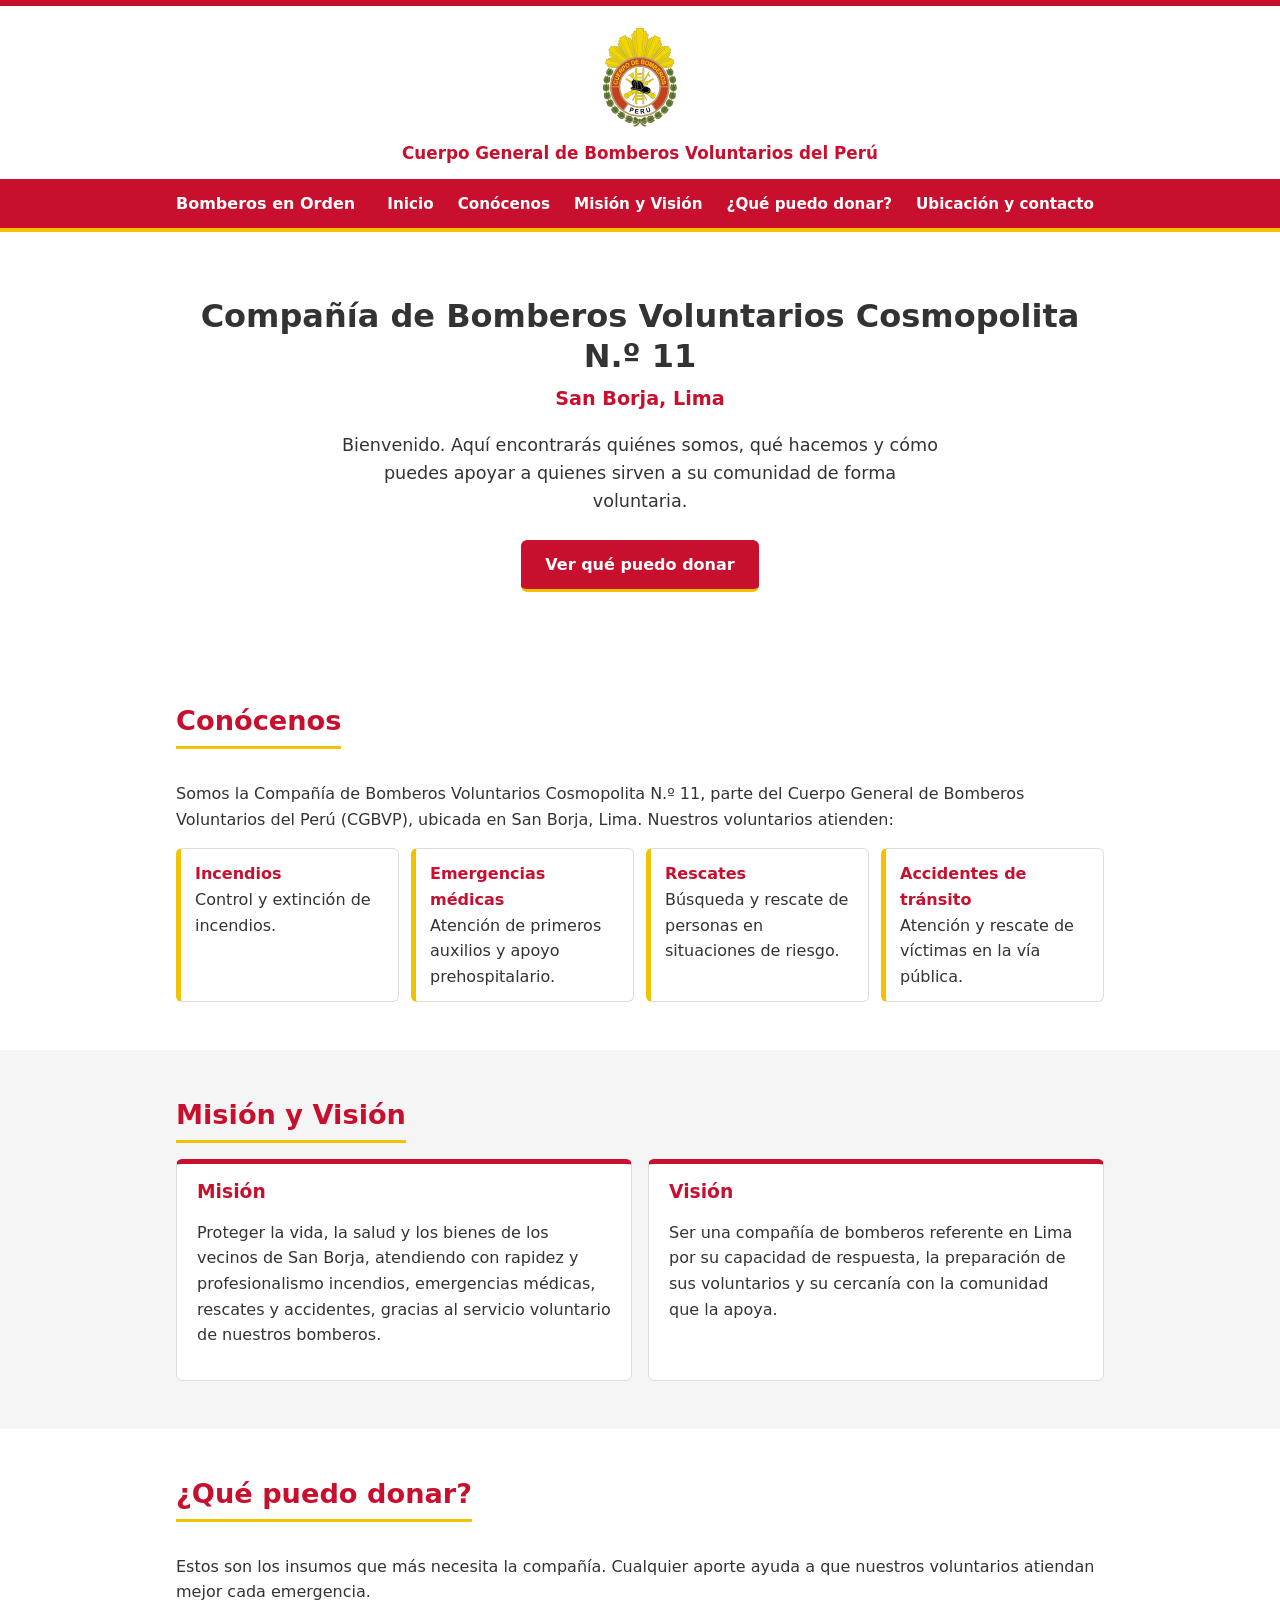
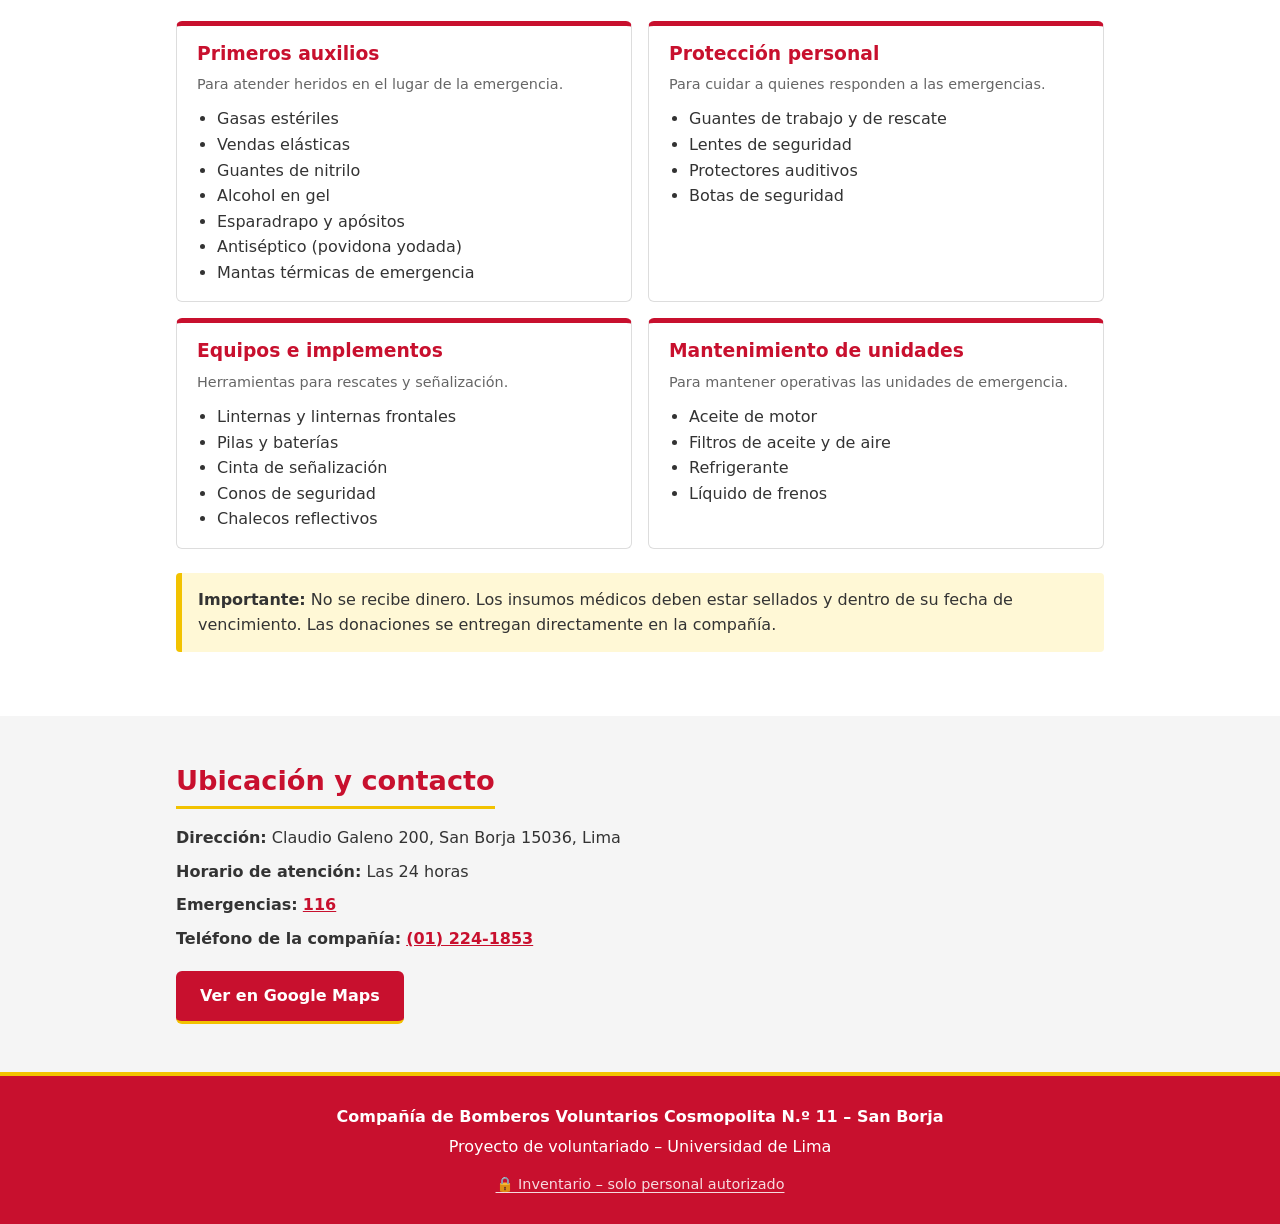
<file: index.html>
<!DOCTYPE html>
<html lang="es">
<head>
  <meta charset="UTF-8">
  <meta name="viewport" content="width=device-width, initial-scale=1">
  <title>Bomberos en Orden – Compañía de Bomberos Voluntarios Cosmopolita N.º 11, San Borja</title>
  <meta name="description" content="Información de la Compañía de Bomberos Voluntarios Cosmopolita N.º 11 de San Borja (CGBVP): quiénes somos, qué puedes donar y cómo contactarnos.">
  <link rel="stylesheet" href="css/styles.css">
</head>
<body>

  <header class="cabecera">
    <div class="contenedor cabecera-logo">
      <img src="logo.svg" alt="Logo del Cuerpo General de Bomberos Voluntarios del Perú" class="logo" onerror="this.style.display='none'">
      <p class="cabecera-texto">Cuerpo General de Bomberos Voluntarios del Perú</p>
    </div>
    <nav class="menu" aria-label="Menú principal">
      <div class="contenedor menu-barra">
        <span class="menu-titulo">Bomberos en Orden</span>
        <button class="menu-boton" id="menu-boton" aria-expanded="false" aria-controls="menu-lista" aria-label="Abrir menú">☰</button>
        <ul class="menu-lista" id="menu-lista">
          <li><a href="#inicio">Inicio</a></li>
          <li><a href="#conocenos">Conócenos</a></li>
          <li><a href="#mision-vision">Misión y Visión</a></li>
          <li><a href="#donar">¿Qué puedo donar?</a></li>
          <li><a href="#contacto">Ubicación y contacto</a></li>
        </ul>
      </div>
    </nav>
  </header>

  <main>

    <section id="inicio" class="seccion hero">
      <div class="contenedor">
        <h1>Compañía de Bomberos Voluntarios Cosmopolita N.º 11</h1>
        <p class="subtitulo">San Borja, Lima</p>
        <p class="bienvenida">Bienvenido. Aquí encontrarás quiénes somos, qué hacemos y cómo puedes apoyar a quienes sirven a su comunidad de forma voluntaria.</p>
        <a class="boton" href="#donar">Ver qué puedo donar</a>
      </div>
    </section>

    <section id="conocenos" class="seccion">
      <div class="contenedor">
        <h2>Conócenos</h2>
        <p>Somos la Compañía de Bomberos Voluntarios Cosmopolita N.º 11, parte del Cuerpo General de Bomberos Voluntarios del Perú (CGBVP), ubicada en San Borja, Lima. Nuestros voluntarios atienden:</p>
        <ul class="tarjetas">
          <li><strong>Incendios</strong><span>Control y extinción de incendios.</span></li>
          <li><strong>Emergencias médicas</strong><span>Atención de primeros auxilios y apoyo prehospitalario.</span></li>
          <li><strong>Rescates</strong><span>Búsqueda y rescate de personas en situaciones de riesgo.</span></li>
          <li><strong>Accidentes de tránsito</strong><span>Atención y rescate de víctimas en la vía pública.</span></li>
        </ul>
      </div>
    </section>

    <section id="mision-vision" class="seccion gris">
      <div class="contenedor">
        <h2>Misión y Visión</h2>
        <div class="dos-columnas">
          <article class="bloque">
            <h3>Misión</h3>
            <!-- Propuesta pendiente de validar con la compañía -->
            <p>Proteger la vida, la salud y los bienes de los vecinos de San Borja, atendiendo con rapidez y profesionalismo incendios, emergencias médicas, rescates y accidentes, gracias al servicio voluntario de nuestros bomberos.</p>
          </article>
          <article class="bloque">
            <h3>Visión</h3>
            <!-- Propuesta pendiente de validar con la compañía -->
            <p>Ser una compañía de bomberos referente en Lima por su capacidad de respuesta, la preparación de sus voluntarios y su cercanía con la comunidad que la apoya.</p>
          </article>
        </div>
      </div>
    </section>

    <section id="donar" class="seccion">
      <div class="contenedor">
        <h2>¿Qué puedo donar?</h2>
        <p>Estos son los insumos que más necesita la compañía. Cualquier aporte ayuda a que nuestros voluntarios atiendan mejor cada emergencia.</p>
        <div class="grupos">
          <article class="bloque">
            <h3>Primeros auxilios</h3>
            <p class="bloque-desc">Para atender heridos en el lugar de la emergencia.</p>
            <ul>
              <li>Gasas estériles</li>
              <li>Vendas elásticas</li>
              <li>Guantes de nitrilo</li>
              <li>Alcohol en gel</li>
              <li>Esparadrapo y apósitos</li>
              <li>Antiséptico (povidona yodada)</li>
              <li>Mantas térmicas de emergencia</li>
            </ul>
          </article>
          <article class="bloque">
            <h3>Protección personal</h3>
            <p class="bloque-desc">Para cuidar a quienes responden a las emergencias.</p>
            <ul>
              <li>Guantes de trabajo y de rescate</li>
              <li>Lentes de seguridad</li>
              <li>Protectores auditivos</li>
              <li>Botas de seguridad</li>
            </ul>
          </article>
          <article class="bloque">
            <h3>Equipos e implementos</h3>
            <p class="bloque-desc">Herramientas para rescates y señalización.</p>
            <ul>
              <li>Linternas y linternas frontales</li>
              <li>Pilas y baterías</li>
              <li>Cinta de señalización</li>
              <li>Conos de seguridad</li>
              <li>Chalecos reflectivos</li>
            </ul>
          </article>
          <article class="bloque">
            <h3>Mantenimiento de unidades</h3>
            <p class="bloque-desc">Para mantener operativas las unidades de emergencia.</p>
            <ul>
              <li>Aceite de motor</li>
              <li>Filtros de aceite y de aire</li>
              <li>Refrigerante</li>
              <li>Líquido de frenos</li>
            </ul>
          </article>
        </div>
        <p class="aviso"><strong>Importante:</strong> No se recibe dinero. Los insumos médicos deben estar sellados y dentro de su fecha de vencimiento. Las donaciones se entregan directamente en la compañía.</p>
      </div>
    </section>

    <section id="contacto" class="seccion gris">
      <div class="contenedor">
        <h2>Ubicación y contacto</h2>
        <ul class="datos">
          <li><strong>Dirección:</strong> Claudio Galeno 200, San Borja 15036, Lima</li>
          <li><strong>Horario de atención:</strong> Las 24 horas</li>
          <li><strong>Emergencias:</strong> <a href="tel:116">116</a></li>
          <li><strong>Teléfono de la compañía:</strong> <a href="tel:+5112241853">(01) 224-1853</a></li>
        </ul>
        <a class="boton" href="https://maps.app.goo.gl/3eHu9ynpwAia59pr6" target="_blank" rel="noopener">Ver en Google Maps</a>
      </div>
    </section>

  </main>

  <footer class="pie">
    <div class="contenedor">
      <p><strong>Compañía de Bomberos Voluntarios Cosmopolita N.º 11 – San Borja</strong></p>
      <p>Proyecto de voluntariado – Universidad de Lima</p>
      <!-- Enlace al panel de inventario (web app de Google Apps Script, ver carpeta apps-script/) -->
      <p class="pie-acceso"><a href="https://script.google.com/macros/s/AKfycbw48wmTAxujsvFavjUgJ7_ogJQFoa-7JgKs-3IBZ3d2IZRtnIyrbceXK2djpX_uF75vHg/exec" id="enlace-inventario">🔒 Inventario – solo personal autorizado</a></p>
    </div>
  </footer>

  <script src="js/script.js"></script>
</body>
</html>
</file>
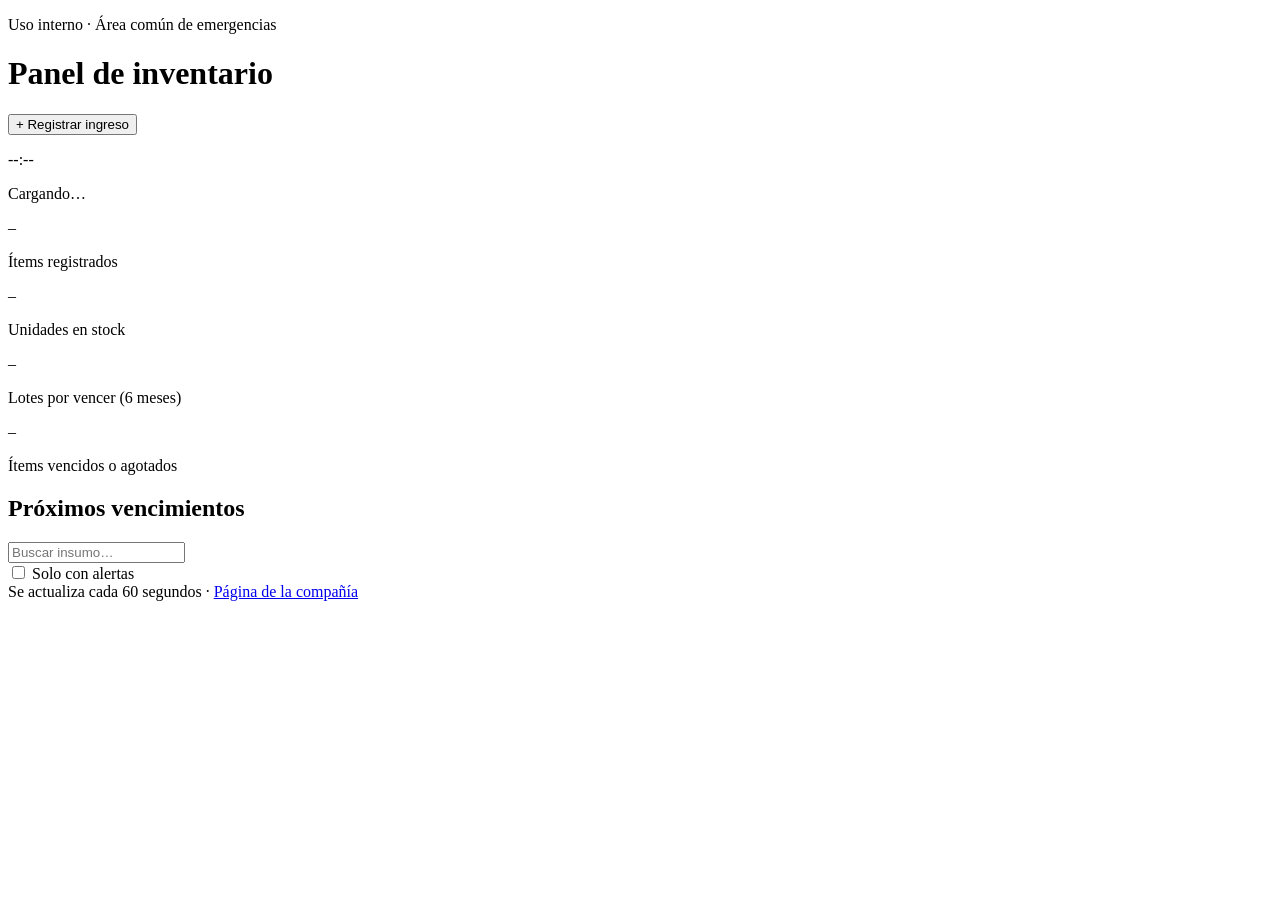
<file: apps-script/Panel.html>
<!DOCTYPE html>
<html lang="es">
<head>
  <!-- Los enlaces abren en la ventana completa, no dentro del marco de Google -->
  <base target="_top">
  <meta charset="UTF-8">
  <meta name="robots" content="noindex, nofollow">
  <?!= incluir('Estilos'); ?>
</head>
<body>

  <header class="barra">
    <div>
      <p class="barra-sup">Uso interno · Área común de emergencias</p>
      <h1>Panel de inventario</h1>
    </div>
    <div class="barra-estado">
      <button type="button" class="boton-ingreso" id="btn-ingreso">+ Registrar ingreso</button>
      <p class="reloj" id="reloj">--:--</p>
      <p class="sincro" id="sincro"><span class="sincro-punto"></span><span id="sincro-texto">Cargando…</span></p>
    </div>
  </header>

  <p class="aviso-demo" id="aviso-demo" hidden>
    Vista previa local con datos de ejemplo. Publicado en Google, el panel lee la hoja real.
  </p>

  <section class="bloqueo" id="bloqueo" hidden>
    <div class="bloqueo-caja">
      <p class="bloqueo-icono" aria-hidden="true">🔒</p>
      <h2>Acceso restringido</h2>
      <p id="bloqueo-texto">Tu cuenta no tiene permiso para ver el inventario.</p>
      <p>Pide al encargado del inventario que comparta la hoja con tu correo y vuelve a cargar esta página.</p>
      <a class="bloqueo-enlace" href="https://rodrigo-urquizo.github.io/bomberos-en-orden/">Volver a la página de la compañía</a>
    </div>
  </section>

  <main class="contenido" id="contenido">

    <section class="kpis" aria-label="Resumen del inventario">
      <div class="kpi">
        <p class="kpi-valor" id="kpi-items">–</p>
        <p class="kpi-etiqueta">Ítems registrados</p>
      </div>
      <div class="kpi">
        <p class="kpi-valor" id="kpi-unidades">–</p>
        <p class="kpi-etiqueta">Unidades en stock</p>
      </div>
      <div class="kpi kpi--aviso">
        <p class="kpi-valor" id="kpi-por-vencer">–</p>
        <p class="kpi-etiqueta">Lotes por vencer (<span id="kpi-meses">6</span> meses)</p>
      </div>
      <div class="kpi kpi--peligro">
        <p class="kpi-valor" id="kpi-peligro">–</p>
        <p class="kpi-etiqueta">Ítems vencidos o agotados</p>
      </div>
    </section>

    <section aria-labelledby="titulo-vencimientos">
      <h2 class="seccion-titulo" id="titulo-vencimientos">Próximos vencimientos</h2>
      <ol class="venc-lista" id="venc-lista"></ol>
    </section>

    <section class="controles" aria-label="Filtros">
      <input class="buscar" type="search" id="buscar" placeholder="Buscar insumo…" aria-label="Buscar insumo" autocomplete="off">
      <div class="chips" id="chips" role="group" aria-label="Filtrar por andamio"></div>
      <label class="interruptor"><input type="checkbox" id="solo-alertas"> Solo con alertas</label>
    </section>

    <section class="andamios" id="andamios"></section>

  </main>

  <footer class="pie">
    <span id="usuario"></span>
    Se actualiza cada <span id="intervalo">60</span> segundos ·
    <a href="https://rodrigo-urquizo.github.io/bomberos-en-orden/">Página de la compañía</a>
  </footer>

  <dialog class="dialogo" id="dlg-ingreso" aria-labelledby="ing-titulo">
    <form id="form-ingreso" autocomplete="off" novalidate>
      <h2 id="ing-titulo">Registrar ingreso de insumos</h2>
      <p class="dialogo-ayuda">Compras de la compañía o donaciones de la ciudadanía. Si el artículo ya existe con la misma presentación, talla y fecha de expiración, la cantidad se suma sola; si no, se crea una fila nueva.</p>

      <fieldset class="origen">
        <legend>Origen</legend>
        <label><input type="radio" name="origen" value="Donación" checked> Donación</label>
        <label><input type="radio" name="origen" value="Compra"> Compra</label>
      </fieldset>

      <div class="campos">
        <label class="campo campo--ancho">Artículo *
          <input name="articulo" list="lista-articulos" maxlength="100" required>
        </label>
        <label class="campo">Andamio *
          <input name="andamio" list="lista-andamios" maxlength="60" required>
        </label>
        <label class="campo">Categoría
          <input name="categoria" list="lista-categorias" maxlength="60">
        </label>
        <label class="campo">Cantidad *
          <input name="cantidad" type="number" min="0.01" step="any" inputmode="decimal" required>
        </label>
        <label class="campo">Unidad de medida
          <input name="unidad" maxlength="20" placeholder="Caja, L, Par…">
        </label>
        <label class="campo">Contenido
          <input name="contenido" maxlength="40" placeholder="100 unid., 500 mL…">
        </label>
        <label class="campo">Talla
          <input name="talla" maxlength="20" placeholder="M, L, 42…">
        </label>
        <label class="campo">Fecha de expiración
          <input name="vencimiento" type="month">
        </label>
        <label class="campo">Proveedor o donante
          <input name="contraparte" maxlength="100" placeholder="Opcional">
        </label>
        <label class="campo campo--ancho">Nota
          <input name="nota" maxlength="200" placeholder="Opcional">
        </label>
      </div>

      <p class="dialogo-ayuda">Los insumos médicos deben traer fecha de expiración y estar sellados y vigentes. No se registran lotes vencidos.</p>
      <p class="dialogo-mensaje" id="ing-mensaje" role="status" aria-live="polite"></p>

      <div class="dialogo-botones">
        <button type="button" class="boton-secundario" id="ing-cancelar">Cancelar</button>
        <button type="submit" class="boton-principal" id="ing-guardar">Guardar ingreso</button>
      </div>
    </form>
    <datalist id="lista-articulos"></datalist>
    <datalist id="lista-andamios"></datalist>
    <datalist id="lista-categorias"></datalist>
  </dialog>

  <?!= incluir('Script'); ?>
</body>
</html>
</file>
<file: css/styles.css>
:root {
  --rojo: #C8102E;
  --rojo-oscuro: #A00D24;
  --dorado: #F2C200;
  --texto: #333333;
  --gris-claro: #F5F5F5;
}

* { box-sizing: border-box; }

html { scroll-behavior: smooth; scroll-padding-top: 60px; }

body {
  margin: 0;
  font-family: system-ui, -apple-system, "Segoe UI", Roboto, Arial, sans-serif;
  color: var(--texto);
  background: #fff;
  line-height: 1.6;
}

.contenedor { max-width: 960px; margin: 0 auto; padding: 0 16px; }

/* Cabecera */
.cabecera { background: #fff; border-top: 6px solid var(--rojo); }
.cabecera-logo { padding-top: 16px; padding-bottom: 12px; text-align: center; }
.logo { max-height: 110px; width: auto; display: block; margin: 0 auto 8px; }
.cabecera-texto { margin: 0; font-weight: 700; color: var(--rojo); font-size: 1.05rem; }

/* Menú */
.menu { background: var(--rojo); border-bottom: 4px solid var(--dorado); position: sticky; top: 0; z-index: 10; }
.menu-barra { display: flex; justify-content: space-between; align-items: center; flex-wrap: wrap; }
.menu-titulo { color: #fff; font-weight: 700; padding: 12px 0; }
.menu-boton { display: none; background: none; border: 0; color: #fff; font-size: 1.6rem; cursor: pointer; padding: 4px 8px; }
.menu-lista { list-style: none; margin: 0; padding: 0; display: flex; gap: 4px; flex-wrap: wrap; }
.menu-lista a { display: block; color: #fff; text-decoration: none; padding: 12px 10px; font-weight: 600; font-size: 0.95rem; }
.menu-lista a:hover, .menu-lista a:focus { background: var(--rojo-oscuro); color: var(--dorado); }

/* Secciones */
.seccion { padding: 48px 0; }
.gris { background: var(--gris-claro); }
h1, h2, h3 { line-height: 1.25; }
h2 { color: var(--rojo); font-size: 1.7rem; margin: 0 0 16px; padding-bottom: 8px; border-bottom: 3px solid var(--dorado); display: inline-block; }
h3 { color: var(--rojo); margin: 0 0 8px; }

.hero { text-align: center; padding: 64px 0; }
.hero h1 { font-size: 2rem; margin: 0 0 8px; color: var(--texto); }
.subtitulo { font-size: 1.2rem; font-weight: 600; color: var(--rojo); margin: 0 0 16px; }
.bienvenida { max-width: 600px; margin: 0 auto 24px; font-size: 1.1rem; }

.boton { display: inline-block; background: var(--rojo); color: #fff; text-decoration: none; font-weight: 700; padding: 12px 24px; border-radius: 6px; border-bottom: 3px solid var(--dorado); }
.boton:hover, .boton:focus { background: var(--rojo-oscuro); }

/* Tarjetas y bloques */
.tarjetas { list-style: none; padding: 0; margin: 16px 0 0; display: grid; grid-template-columns: repeat(auto-fit, minmax(210px, 1fr)); gap: 12px; }
.tarjetas li { border: 1px solid #ddd; border-left: 5px solid var(--dorado); border-radius: 6px; padding: 12px 14px; background: #fff; }
.tarjetas strong { display: block; color: var(--rojo); }

.bloque { background: #fff; border: 1px solid #ddd; border-top: 5px solid var(--rojo); border-radius: 6px; padding: 16px 20px; }
.dos-columnas { display: grid; grid-template-columns: 1fr 1fr; gap: 16px; }
.grupos { display: grid; grid-template-columns: repeat(auto-fit, minmax(320px, 1fr)); gap: 16px; margin-top: 8px; }
.bloque ul { margin: 0; padding-left: 20px; }
.bloque-desc { margin: 0 0 10px; font-size: 0.9rem; color: #666; }

.aviso { margin-top: 24px; background: #FFF8D6; border-left: 6px solid var(--dorado); padding: 14px 16px; border-radius: 4px; }

.datos { list-style: none; padding: 0; margin: 0 0 20px; }
.datos li { margin-bottom: 8px; }
.datos a { color: var(--rojo); font-weight: 700; }

/* Pie */
.pie { background: var(--rojo); color: #fff; text-align: center; padding: 24px 0; border-top: 4px solid var(--dorado); }
.pie p { margin: 4px 0; }
.pie-acceso { margin-top: 14px !important; font-size: 0.9rem; }
.pie-acceso a { color: #fff; opacity: 0.85; text-decoration: underline; text-underline-offset: 3px; }
.pie-acceso a:hover, .pie-acceso a:focus { opacity: 1; color: var(--dorado); }

/* Celular */
@media (max-width: 700px) {
  .menu-boton { display: block; }
  .menu-lista { display: none; width: 100%; flex-direction: column; padding-bottom: 8px; }
  .menu-lista.abierto { display: flex; }
  .dos-columnas { grid-template-columns: 1fr; }
  .hero h1 { font-size: 1.6rem; }
  .logo { max-height: 90px; }
}
</file>
